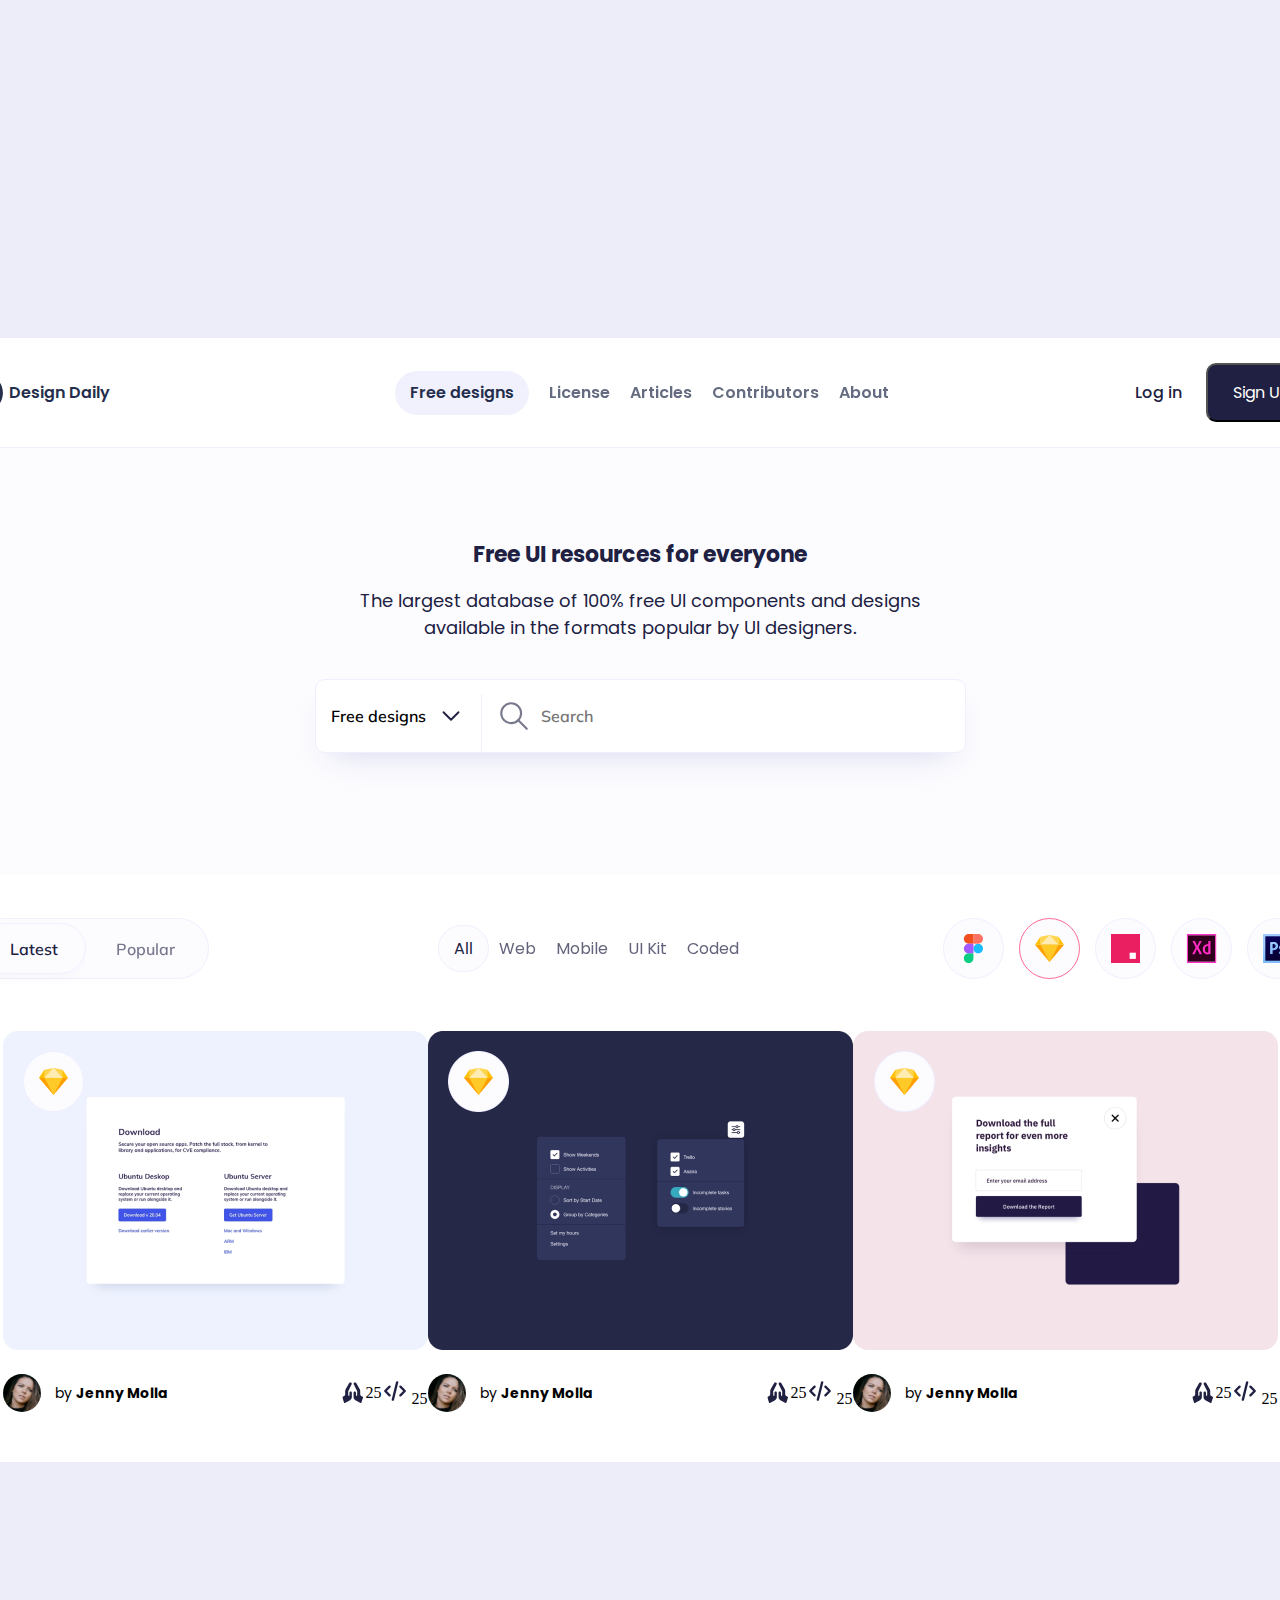
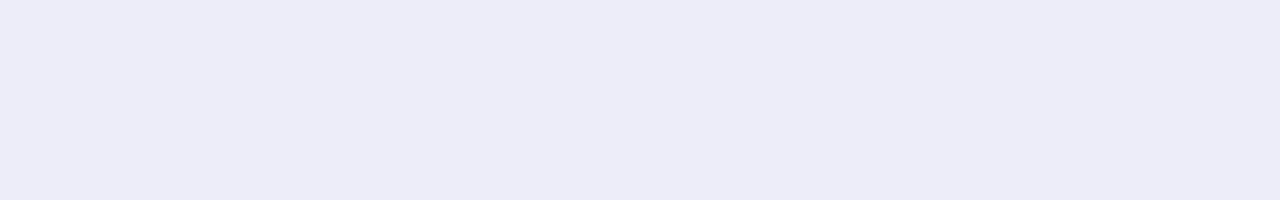
<file: website/index.html>
<!DOCTYPE html>
<html lang="en">
  <head>
    <meta charset="UTF-8" />
    <meta name="viewport" content="width=device-width, initial-scale=1.0" />
    <title>Document</title>
    <link rel="stylesheet" href="index.css" />
    <link rel="preconnect" href="https://fonts.googleapis.com" />
    <link rel="preconnect" href="https://fonts.gstatic.com" crossorigin />
    <link
      href="https://fonts.googleapis.com/css2?family=Poppins:ital,wght@0,100;0,200;0,300;0,400;0,500;0,600;0,700;0,800;0,900;1,100;1,200;1,300;1,400;1,500;1,600;1,700;1,800;1,900&display=swap"
      rel="stylesheet"
    />
    <link rel="preconnect" href="https://fonts.googleapis.com">
<link rel="preconnect" href="https://fonts.gstatic.com" crossorigin>
<link href="https://fonts.googleapis.com/css2?family=Mulish:ital,wght@0,200..1000;1,200..1000&display=swap" rel="stylesheet">
  </head>
  <body>
    <div class="main">
      <div class="container">
        <div class="header">
          <div class="websiteInfo">
            <img class="logo" src="assets/Combined Shape.svg" alt="" />
            <div class="websiteName">Design Daily</div>
          </div>
          <div class="category">
            <div class="cat active">Free designs</div>
            <div class="cat">License</div>
            <div class="cat">Articles</div>
            <div class="cat">Contributors</div>
            <div class="cat">About</div>
          </div>
          <div class="logbtns">
            <button class="log">Log in</button>
            <button class="sign">Sign Up</button>
          </div>
        </div>
        <div class="mainFram">
          <div class="mainHeadertitle">Free UI resources for everyone</div>
          <div class="mainDescription">
            The largest database of 100% free UI components and designs
            available in the formats popular by UI designers.
          </div>
          <div class="mainBox">
            <div class="dropdown">
                <div class="dropdownText">Free designs</div>
                <img src="assets/icons/chevron-down.svg" class="dropdownIcon" alt="">
            </div>
            <div class="line"></div>
            <div class="searchContainer">
                <img class="searchIcon" src="assets/icons/chevro-down.svg" alt="">
                <input class="search" class="search" type="text" placeholder="Search">
            </div>
          </div>
        </div>
        <div class="content">
            <div class="filters">
                <div class="latest selected">Latest</div>
                <div class="papular">Popular</div>
            </div>
            <div class="types">
                <div class="type activated">All</div>
                <div class="type">Web</div>
                <div class="type">Mobile</div>
                <div class="type">UI Kit</div>
                <div class="type">Coded</div>
            </div>
            <div class="apps">
                <img class="app" src="assets/components/software-btn.svg" alt="">
                <img class="app" src="assets/components/tware-btn.svg" alt="">
                <img class="app" src="assets/components/softwe-btn.svg" alt="">
                <img class="app" src="assets/components/sofe-btn.svg" alt="">
                <img class="app" src="assets/components/stware-btn.svg" alt="">
            </div>
        </div>
        <div class="cards">
            <div class="card">
                <img src="assets/Group 20.png" alt="" class="cardImg">
                <div class="info">
                    <div class="handleProfile">
                       <img src="assets/Mask Group.svg" alt="" class="infoImg"> 
                       <div class="profileNmae">by <span class="boldName">Jenny Molla</span> </div>
                    </div>
                    <div class="infoIcons">
                        <div class="ccc">
                            <img class="infoIcon" src="assets/icons/appreciate.svg" alt="">
                        <span class="infoText">25</span>
                        </div>
                        <div>
                            <img class="infoIcon" src="assets/icons/code.svg" alt="">
                        <span class="infoText">25</span>
                        </div>
                    </div>
                </div>
            </div>
            <div class="card">
                <img src="assets/Group 21.png" alt="" class="cardImg">
                <div class="info">
                    <div class="handleProfile">
                       <img src="assets/Mask Group.svg" alt="" class="infoImg"> 
                       <div class="profileNmae">by <span class="boldName">Jenny Molla</span> </div>
                    </div>
                    <div class="infoIcons">
                        <div class="ccc">
                            <img class="infoIcon" src="assets/icons/appreciate.svg" alt="">
                        <span class="infoText">25</span>
                        </div>
                        <div>
                            <img class="infoIcon" src="assets/icons/code.svg" alt="">
                        <span class="infoText">25</span>
                        </div>
                    </div>
                </div>
            </div>
            <div class="card">
                <img src="assets/Group 22.png" alt="" class="cardImg">
                <div class="info">
                    <div class="handleProfile">
                       <img src="assets/Mask Group.svg" alt="" class="infoImg"> 
                       <div class="profileNmae">by <span class="boldName">Jenny Molla</span> </div>
                    </div>
                    <div class="infoIcons">
                        <div class="ccc">
                            <img class="infoIcon" src="assets/icons/appreciate.svg" alt="">
                        <span class="infoText">25</span>
                        </div>
                        <div>
                            <img class="infoIcon" src="assets/icons/code.svg" alt="">
                        <span class="infoText">25</span>
                        </div>
                    </div>
                </div>
            </div>
        </div>
      </div>
    </div>
  </body>
</html>
</file>
<file: website/index.css>
*{
    margin: 0;
    padding: 0;
    box-sizing: border-box;
}
.main {
    display: flex;
    justify-content: center;
    align-items: center;
    background-color: #EDEDF9;
    height: 200vh;
  }

.container{
    width: 1490px;
    height: 1124px;
    background-color: #ffffff;
    border-radius: 16px;
}

.header{
    display: flex;
    justify-content: space-between;
    align-items: center;
    padding: 0px 30px;
    border-bottom: 1px solid #EFEFFF;
    height: 110px;
}

.websiteName{
    color: #242E4C;
    font-weight: 600;
    margin-left: 6px;
    font-family: "Poppins", sans-serif;
}

.logo{
    width: 40px;
    height: 40px;
}

.websiteInfo{
    display: flex;
    align-items: center;
}

.category{
    display: flex;
    align-items: center;
    font-family: "Poppins", sans-serif;
    margin-left: 60px;
}

.cat{
    color: #242E4C;
    font-weight: 600;
    margin-right: 20px;
    opacity: 0.7;
    size: 16px;
    line-height: 24px;
}

.active{
    background-color: #F1F1FD;
    border-radius: 32px;
    padding: 10px 15px;
    opacity: 1;
}


.log{
    border: none;
    color: #202142;
    font-size: 16px;
    background-color: #ffffff;
    margin-right: 20px;
    font-family: "Poppins", sans-serif;
    font-weight: 500;
}

.sign{
    border-radius: 10px;
    padding: 15px 25px;
    background-color: #202142;
    font-size: 16px;
    font-family: "Poppins", sans-serif;
    color: #ffffff;
}

.mainFram{
    height: 427px;
    width: 100%;
    background-color: #FCFCFF;
    display: flex;
    flex-direction: column;
    align-items: center;
}

.mainHeadertitle{
    margin-top: 90px;
    font-family: "Poppins", sans-serif;
    font-weight: 700;
    font-size: 22px;
    line-height: 33px;
    color: #202142;
    margin-bottom: 16px;
}

.mainDescription{
    width: 580px;
    font-family: "Poppins", sans-serif;
    font-weight: 400;
    align-items: center;
    text-align: center;
    font-size: 18px;
    color: #202142;
}

.mainBox{
    width: 651px;
    height: 74px;
    background-color: #ffffff;
    border-radius: 10px;
    border: 1px solid #EFEFFF;
    box-shadow: 0px 16px 35px -15px rgba(2, 5, 132, 0.15);
    display: flex;
    margin-top: 38px;
}

.dropdown{
    display: flex;
    align-items: center;
    justify-content: space-between;
    width: 165px;
    padding: 11px 15px;
    
}

.dropdownText{
    font-family: "Mulish", sans-serif;
    font-weight: 600;
    font-size: 16px;
    line-height: 20px;
    color: #000000;
}

.dropdownIcon{
    width: 30px;
    height: 30px;
    color: #202142;
}

.line{
    height: 80%;
    width: 1px;
    background-color: #EFEFFF;
    align-items: center;
    display: flex;
    margin-top: 1.5vh;
}

.searchContainer{
    display: flex;
    align-items: center;
    padding: 11px 15px;
}

.searchIcon{
    width: 34px;
    height: 34px;
    color: #202142;
    opacity: 0.6;
}

.search {
    border: none;
    outline: none;
    font-size: 16px;
    font-weight: 600;
    color: #202142;
    font-family: "Mulish", sans-serif;
    align-items: center;
    line-height: 20px;
    margin-left: 10px;
  }

  .search:focus {
    outline: none;
    color: #333;
  }

.content{
    display: flex;
    justify-content: space-between;
    align-items: center;
    padding: 0px 40px;
    margin-top: 40px;
}

.filters{
    display: flex;
    align-items: center;
    padding: 5px;
    border: 1px solid #EFEFFF;
    background-color: #FCFCFF;
    width: 236px;
    height: 61px;
    border-radius: 70px;
}

.latest{
    font-family: "Mulish", sans-serif;
    font-weight: 600;
    font-size: 16px;
    color: #202142;
    padding: 0 30px;
}

.papular{
    font-family: "Mulish", sans-serif;
    font-weight: 600;
    font-size: 16px;
    color: #202142;
    opacity: 0.6;
    padding: 0 30px;
}

.selected{
    width: 107px;
    height: 51px;
    border-radius: 45px;
    border: 1px solid #EFEFFF;
    box-shadow: 0px 10px 15px -10px #0205840D;
    padding: 15px 30px; 
}

.types{
    display: flex;
    align-items: center;
    padding: 10px 40px;
    margin-left: 50px;
}

.type{
    padding: 10px;
    color: #202142;
    font-family: "Poppins", sans-serif;
    font-size: 16px;
    opacity: 0.7;
}

.activated{
    background-color: #FCFCFF;
    border-radius: 32px;
    opacity: 1;
    border: 1px solid #EFEFFF;
    padding: 10px 15px;
}

.apps{
    display: flex;
}

.app{
    margin-left:15px;
}

.cards{
    display: flex;
    justify-content: space-between;
    align-items: center;
    margin: 0px 70px;
    margin-top: 49px;
}

.info{
    display: flex;
    justify-content: space-between;
    align-items: center;
    margin-top: 20px;
}

.handleProfile{
    display: flex;
    align-items: center;
    justify-content: center;
}

.infoImg{
    width: 38px;
    height: 38px;
}

.profileNmae{
    margin-left: 14px;
    font-family: "Poppins", sans-serif;
    font-weight: 400;
    font-size: 14px;
    color: #000000;
}

.boldName{
    font-weight: 700;
    color: #000000;
    font-size: 14px;
}

.infoIcons{
    display: flex;
    align-items: center;
    justify-content: center;
}

.ccc{
    display: flex;
    align-items: center;
}
</file>
